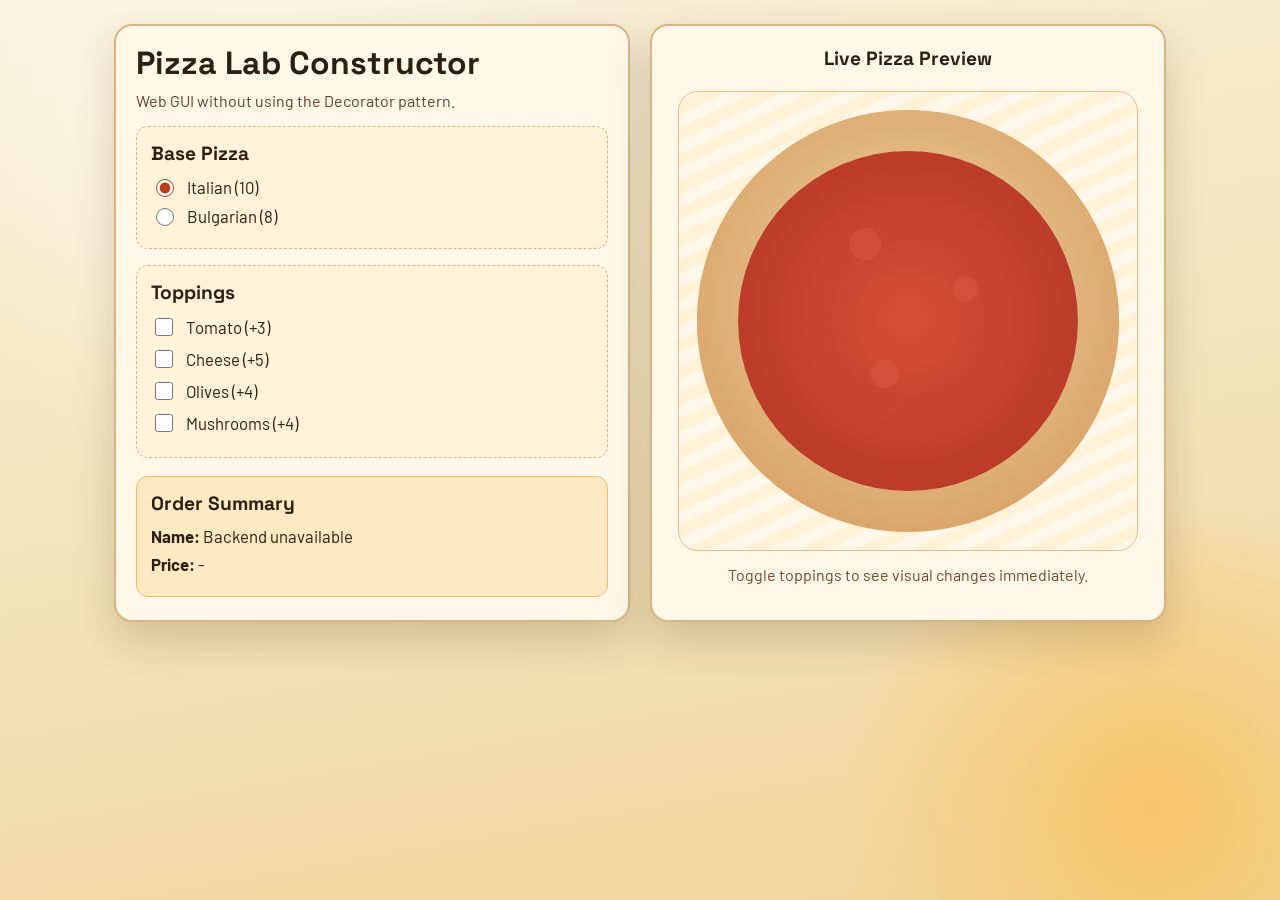
<file: lab02/web-without-pattern/index.html>
<!doctype html>
<html lang="en">
  <head>
    <meta charset="UTF-8" />
    <meta name="viewport" content="width=device-width, initial-scale=1.0" />
    <title>Pizza Web Without Pattern</title>
    <link rel="preconnect" href="https://fonts.googleapis.com" />
    <link rel="preconnect" href="https://fonts.gstatic.com" crossorigin />
    <link
      href="https://fonts.googleapis.com/css2?family=Barlow:wght@400;600;700;800&family=Space+Grotesk:wght@500;700&display=swap"
      rel="stylesheet"
    />
    <link rel="stylesheet" href="styles.css" />
  </head>
  <body>
    <main class="app">
      <section class="panel controls">
        <h1>Pizza Lab Constructor</h1>
        <p class="subtitle">Web GUI without using the Decorator pattern.</p>

        <div class="group">
          <h2>Base Pizza</h2>
          <label class="option">
            <input type="radio" name="base" value="italian" checked />
            <span>Italian (10)</span>
          </label>
          <label class="option">
            <input type="radio" name="base" value="bulgarian" />
            <span>Bulgarian (8)</span>
          </label>
        </div>

        <div class="group">
          <h2>Toppings</h2>
          <label class="option">
            <input type="checkbox" name="tomato" />
            <span>Tomato (+3)</span>
          </label>
          <label class="option">
            <input type="checkbox" name="cheese" />
            <span>Cheese (+5)</span>
          </label>
          <label class="option">
            <input type="checkbox" name="olives" />
            <span>Olives (+4)</span>
          </label>
          <label class="option">
            <input type="checkbox" name="mushrooms" />
            <span>Mushrooms (+4)</span>
          </label>
        </div>

        <div class="summary">
          <h2>Order Summary</h2>
          <p><strong>Name:</strong> <span id="pizzaName"></span></p>
          <p><strong>Price:</strong> <span id="pizzaPrice"></span></p>
        </div>
      </section>

      <section class="panel preview">
        <h2>Live Pizza Preview</h2>
        <div class="pizza-stage" aria-live="polite">
          <img
            id="baseImage"
            class="layer"
            src="assets/images/base-italian.svg"
            alt="Base pizza"
          />
          <img
            id="tomatoLayer"
            class="layer topping"
            src="assets/images/topping-tomato.svg"
            alt="Tomato topping"
          />
          <img
            id="cheeseLayer"
            class="layer topping"
            src="assets/images/topping-cheese.svg"
            alt="Cheese topping"
          />
          <img
            id="olivesLayer"
            class="layer topping"
            src="assets/images/topping-olives.svg"
            alt="Olives topping"
          />
          <img
            id="mushroomsLayer"
            class="layer topping"
            src="assets/images/topping-mushrooms.svg"
            alt="Mushrooms topping"
          />
        </div>
        <p class="hint">Toggle toppings to see visual changes immediately.</p>
      </section>
    </main>

    <script src="app.js"></script>
  </body>
</html>
</file>
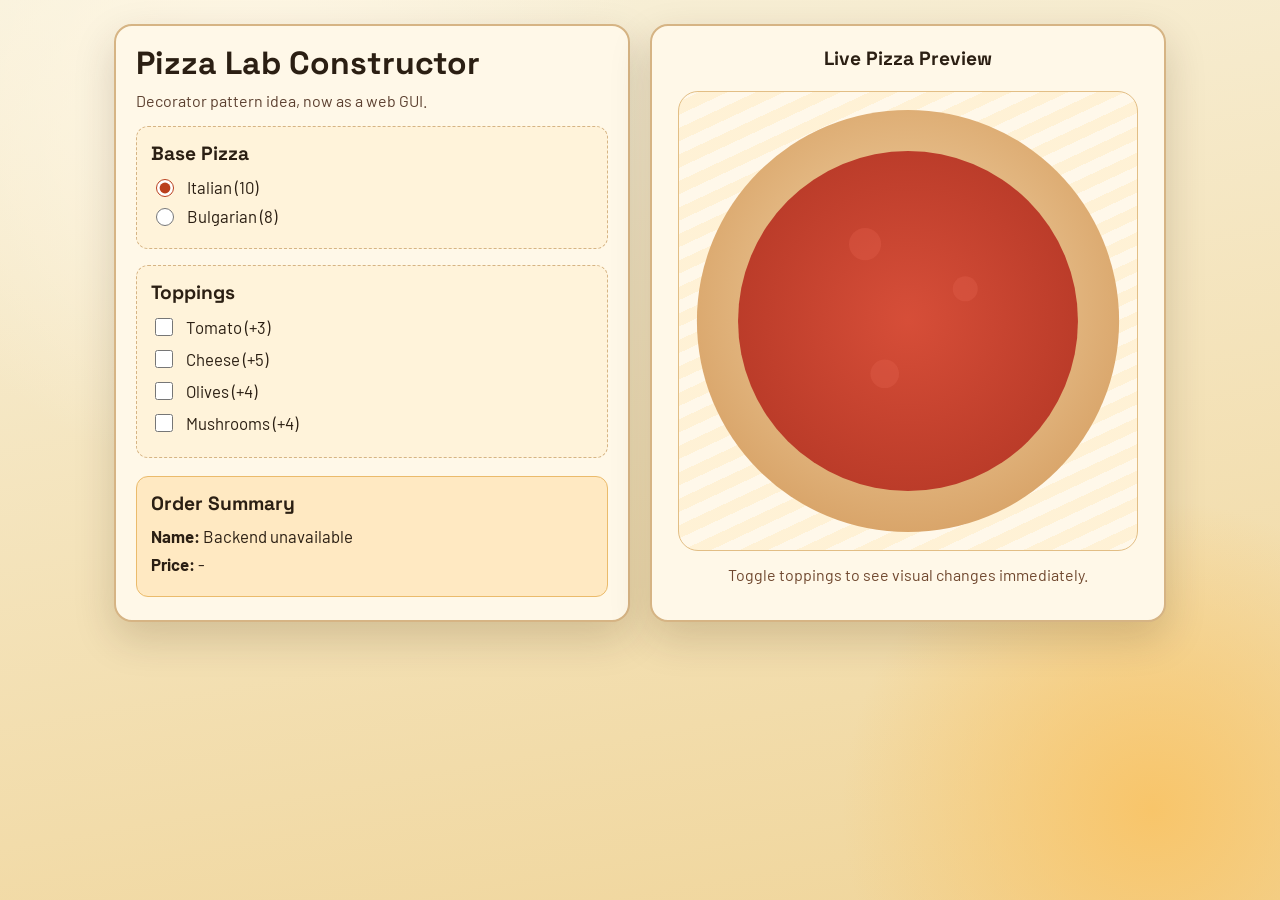
<file: lab02/web/index.html>
<!doctype html>
<html lang="en">
  <head>
    <meta charset="UTF-8" />
    <meta name="viewport" content="width=device-width, initial-scale=1.0" />
    <title>Pizza Decorator Web</title>
    <link rel="preconnect" href="https://fonts.googleapis.com" />
    <link rel="preconnect" href="https://fonts.gstatic.com" crossorigin />
    <link
      href="https://fonts.googleapis.com/css2?family=Barlow:wght@400;600;700;800&family=Space+Grotesk:wght@500;700&display=swap"
      rel="stylesheet"
    />
    <link rel="stylesheet" href="styles.css" />
  </head>
  <body>
    <main class="app">
      <section class="panel controls">
        <h1>Pizza Lab Constructor</h1>
        <p class="subtitle">Decorator pattern idea, now as a web GUI.</p>

        <div class="group">
          <h2>Base Pizza</h2>
          <label class="option">
            <input type="radio" name="base" value="italian" checked />
            <span>Italian (10)</span>
          </label>
          <label class="option">
            <input type="radio" name="base" value="bulgarian" />
            <span>Bulgarian (8)</span>
          </label>
        </div>

        <div class="group">
          <h2>Toppings</h2>
          <label class="option">
            <input type="checkbox" name="tomato" />
            <span>Tomato (+3)</span>
          </label>
          <label class="option">
            <input type="checkbox" name="cheese" />
            <span>Cheese (+5)</span>
          </label>
          <label class="option">
            <input type="checkbox" name="olives" />
            <span>Olives (+4)</span>
          </label>
          <label class="option">
            <input type="checkbox" name="mushrooms" />
            <span>Mushrooms (+4)</span>
          </label>
        </div>

        <div class="summary">
          <h2>Order Summary</h2>
          <p><strong>Name:</strong> <span id="pizzaName"></span></p>
          <p><strong>Price:</strong> <span id="pizzaPrice"></span></p>
        </div>
      </section>

      <section class="panel preview">
        <h2>Live Pizza Preview</h2>
        <div class="pizza-stage" aria-live="polite">
          <img
            id="baseImage"
            class="layer"
            src="assets/images/base-italian.svg"
            alt="Base pizza"
          />
          <img
            id="tomatoLayer"
            class="layer topping"
            src="assets/images/topping-tomato.svg"
            alt="Tomato topping"
          />
          <img
            id="cheeseLayer"
            class="layer topping"
            src="assets/images/topping-cheese.svg"
            alt="Cheese topping"
          />
          <img
            id="olivesLayer"
            class="layer topping"
            src="assets/images/topping-olives.svg"
            alt="Olives topping"
          />
          <img
            id="mushroomsLayer"
            class="layer topping"
            src="assets/images/topping-mushrooms.svg"
            alt="Mushrooms topping"
          />
        </div>
        <p class="hint">Toggle toppings to see visual changes immediately.</p>
      </section>
    </main>

    <script src="app.js"></script>
  </body>
</html>
</file>
<file: lab02/web-without-pattern/styles.css>
:root {
  --bg-top: #f8f1db;
  --bg-bottom: #f0d59a;
  --panel: #fff8e8;
  --text: #2b1f13;
  --accent: #ba3f1d;
  --accent-soft: #f6c481;
  --line: #d6b484;
  --shadow: 0 16px 40px rgba(58, 33, 7, 0.18);
}

* {
  box-sizing: border-box;
}

body {
  margin: 0;
  min-height: 100vh;
  font-family: "Barlow", sans-serif;
  color: var(--text);
  background:
    radial-gradient(circle at 20% 10%, #fff7e5 0%, transparent 30%),
    radial-gradient(circle at 90% 90%, #f8c56a 0%, transparent 22%),
    linear-gradient(170deg, var(--bg-top), var(--bg-bottom));
}

.app {
  max-width: 1100px;
  margin: 0 auto;
  padding: 24px;
  display: grid;
  grid-template-columns: 1fr 1fr;
  gap: 20px;
}

.panel {
  background: var(--panel);
  border: 2px solid var(--line);
  border-radius: 18px;
  box-shadow: var(--shadow);
  padding: 20px;
}

h1,
h2 {
  font-family: "Space Grotesk", sans-serif;
  margin: 0 0 10px;
}

h1 {
  font-size: 2rem;
  line-height: 1.1;
}

h2 {
  font-size: 1.2rem;
}

.subtitle {
  margin-top: 0;
  color: #5c4030;
}

.group {
  margin: 16px 0;
  padding: 14px;
  border: 1px dashed var(--line);
  border-radius: 12px;
  background: #fff3da;
}

.option {
  display: flex;
  align-items: center;
  gap: 10px;
  margin: 8px 0;
  font-size: 1.05rem;
}

input[type="radio"],
input[type="checkbox"] {
  width: 18px;
  height: 18px;
  accent-color: var(--accent);
}

.summary {
  margin-top: 18px;
  padding: 14px;
  border-radius: 12px;
  background: #ffe9c2;
  border: 1px solid #ebbb6b;
}

.summary p {
  margin: 8px 0;
  font-size: 1.05rem;
}

.preview {
  display: flex;
  flex-direction: column;
  align-items: center;
}

.pizza-stage {
  position: relative;
  width: min(92vw, 460px);
  aspect-ratio: 1 / 1;
  margin-top: 10px;
  border-radius: 20px;
  background: repeating-linear-gradient(
      -25deg,
      rgba(255, 255, 255, 0.35) 0,
      rgba(255, 255, 255, 0.35) 12px,
      rgba(255, 235, 196, 0.35) 12px,
      rgba(255, 235, 196, 0.35) 24px
    ),
    #fff5df;
  border: 1px solid #e2be85;
  overflow: hidden;
}

.layer {
  position: absolute;
  inset: 0;
  width: 100%;
  height: 100%;
  object-fit: contain;
}

.topping {
  opacity: 0;
  transform: scale(0.93) rotate(-5deg);
  transition: opacity 220ms ease, transform 260ms ease;
}

.topping.visible {
  opacity: 1;
  transform: scale(1) rotate(0deg);
}

.hint {
  margin-top: 14px;
  color: #70482f;
}

@media (max-width: 900px) {
  .app {
    grid-template-columns: 1fr;
  }
}
</file>
<file: lab02/web/styles.css>
:root {
  --bg-top: #f8f1db;
  --bg-bottom: #f0d59a;
  --panel: #fff8e8;
  --text: #2b1f13;
  --accent: #ba3f1d;
  --accent-soft: #f6c481;
  --line: #d6b484;
  --shadow: 0 16px 40px rgba(58, 33, 7, 0.18);
}

* {
  box-sizing: border-box;
}

body {
  margin: 0;
  min-height: 100vh;
  font-family: "Barlow", sans-serif;
  color: var(--text);
  background:
    radial-gradient(circle at 20% 10%, #fff7e5 0%, transparent 30%),
    radial-gradient(circle at 90% 90%, #f8c56a 0%, transparent 22%),
    linear-gradient(170deg, var(--bg-top), var(--bg-bottom));
}

.app {
  max-width: 1100px;
  margin: 0 auto;
  padding: 24px;
  display: grid;
  grid-template-columns: 1fr 1fr;
  gap: 20px;
}

.panel {
  background: var(--panel);
  border: 2px solid var(--line);
  border-radius: 18px;
  box-shadow: var(--shadow);
  padding: 20px;
}

h1,
h2 {
  font-family: "Space Grotesk", sans-serif;
  margin: 0 0 10px;
}

h1 {
  font-size: 2rem;
  line-height: 1.1;
}

h2 {
  font-size: 1.2rem;
}

.subtitle {
  margin-top: 0;
  color: #5c4030;
}

.group {
  margin: 16px 0;
  padding: 14px;
  border: 1px dashed var(--line);
  border-radius: 12px;
  background: #fff3da;
}

.option {
  display: flex;
  align-items: center;
  gap: 10px;
  margin: 8px 0;
  font-size: 1.05rem;
}

input[type="radio"],
input[type="checkbox"] {
  width: 18px;
  height: 18px;
  accent-color: var(--accent);
}

.summary {
  margin-top: 18px;
  padding: 14px;
  border-radius: 12px;
  background: #ffe9c2;
  border: 1px solid #ebbb6b;
}

.summary p {
  margin: 8px 0;
  font-size: 1.05rem;
}

.preview {
  display: flex;
  flex-direction: column;
  align-items: center;
}

.pizza-stage {
  position: relative;
  width: min(92vw, 460px);
  aspect-ratio: 1 / 1;
  margin-top: 10px;
  border-radius: 20px;
  background:
    repeating-linear-gradient(
      -25deg,
      rgba(255, 255, 255, 0.35) 0,
      rgba(255, 255, 255, 0.35) 12px,
      rgba(255, 235, 196, 0.35) 12px,
      rgba(255, 235, 196, 0.35) 24px
    ),
    #fff5df;
  border: 1px solid #e2be85;
  overflow: hidden;
}

.layer {
  position: absolute;
  inset: 0;
  width: 100%;
  height: 100%;
  object-fit: contain;
}

.topping {
  opacity: 0;
  transform: scale(0.93) rotate(-5deg);
  transition:
    opacity 220ms ease,
    transform 260ms ease;
}

.topping.visible {
  opacity: 1;
  transform: scale(1) rotate(0deg);
}

.hint {
  margin-top: 14px;
  color: #70482f;
}

@media (max-width: 900px) {
  .app {
    grid-template-columns: 1fr;
  }
}
</file>
